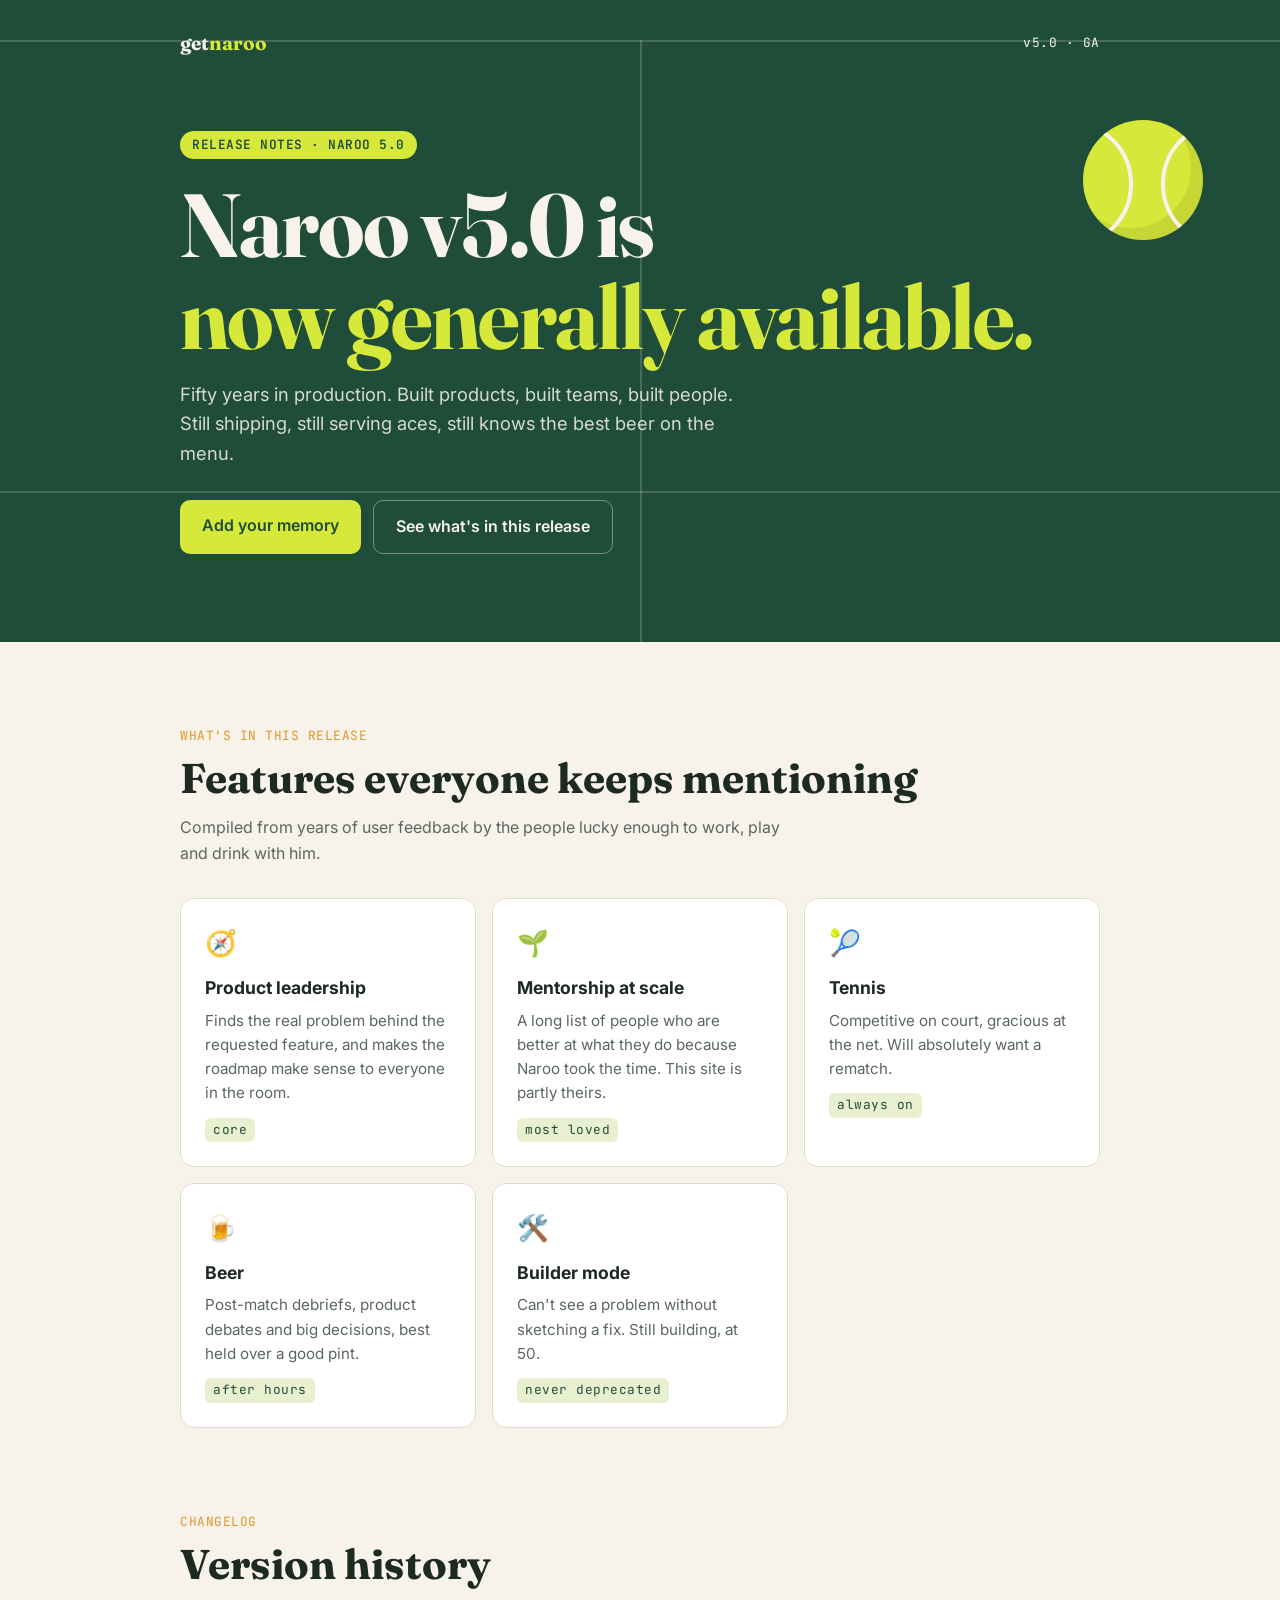
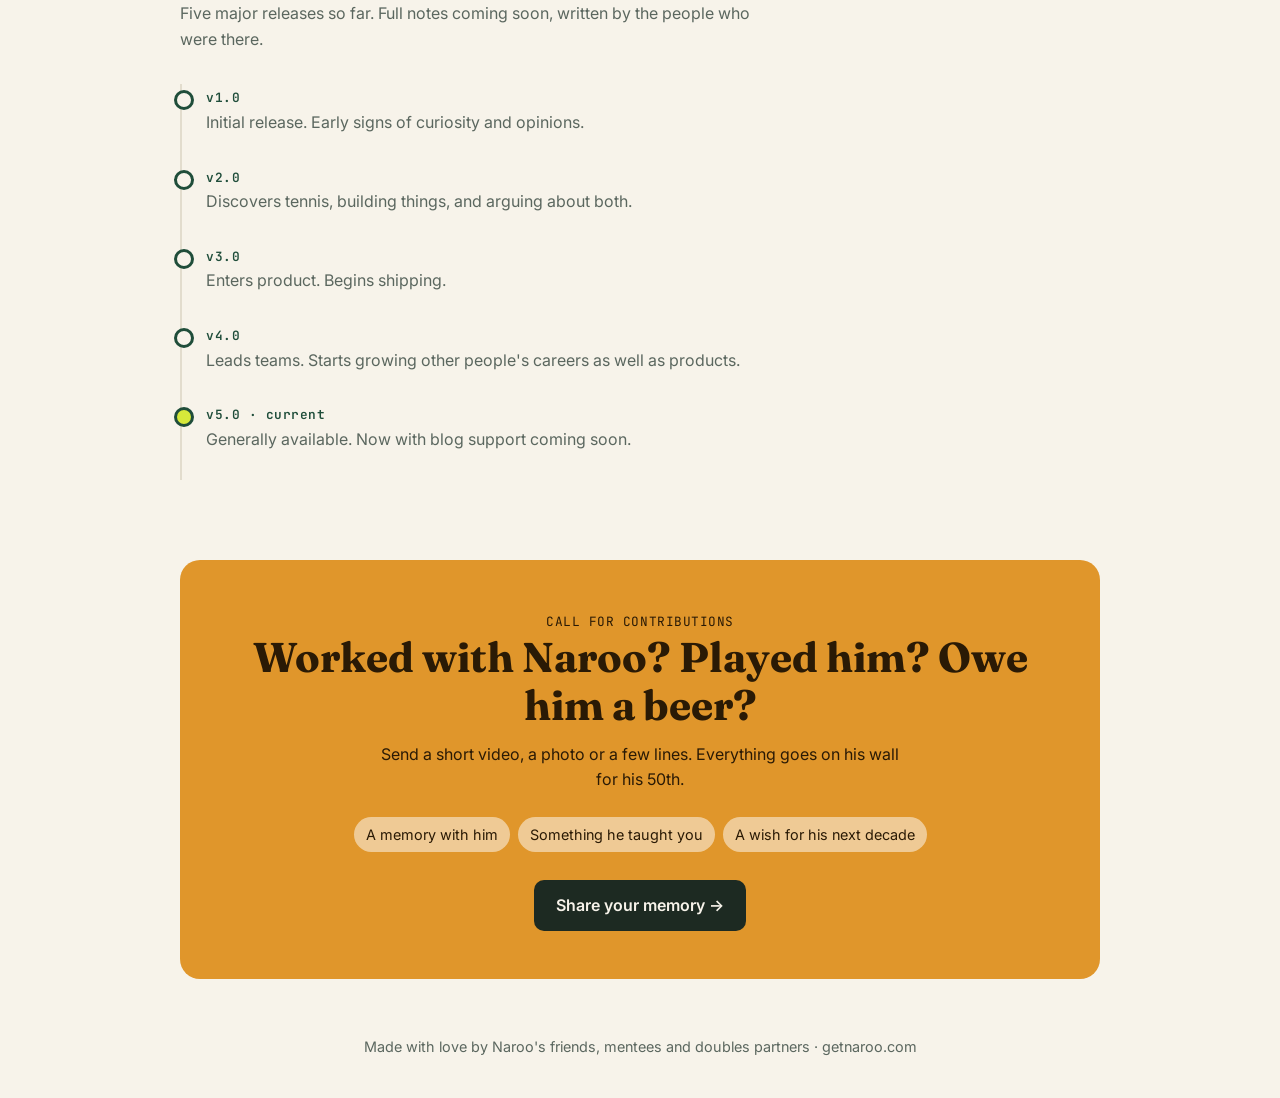
<file: index.html>
<!doctype html>
<html lang="en">
<head>
<meta charset="utf-8">
<meta name="viewport" content="width=device-width, initial-scale=1">
<title>Naroo v5.0</title>
<meta name="description" content="Naroo turns 50. Now generally available.">
<link rel="icon" href="/favicon.svg" type="image/svg+xml">
<link rel="icon" href="/favicon-32.png" type="image/png" sizes="32x32">
<link rel="apple-touch-icon" href="/apple-touch-icon.png">
<link rel="preconnect" href="https://fonts.googleapis.com">
<link rel="preconnect" href="https://fonts.gstatic.com" crossorigin>
<link href="https://fonts.googleapis.com/css2?family=Fraunces:opsz,wght@9..144,500;9..144,700&family=Inter:wght@400;500;600&family=JetBrains+Mono:wght@500&display=swap" rel="stylesheet">
<style>
  :root {
    --bg: #f7f3ea;
    --ink: #1d2a22;
    --muted: #5b675f;
    --court: #1f4d3a;
    --ball: #d6e83a;
    --amber: #e0962b;
    --card: #ffffff;
    --line: #e2dccd;
  }
  * { box-sizing: border-box; margin: 0; padding: 0; }
  body {
    background: var(--bg);
    color: var(--ink);
    font-family: Inter, system-ui, sans-serif;
    line-height: 1.6;
    -webkit-font-smoothing: antialiased;
  }
  a { color: inherit; }
  .wrap { max-width: 960px; margin: 0 auto; padding: 0 20px; }
  .mono { font-family: "JetBrains Mono", monospace; font-size: 0.8rem; letter-spacing: 0.04em; }

  /* Hero */
  header {
    background: var(--court);
    color: #f7f3ea;
    padding: 28px 0 88px;
    position: relative;
    overflow: hidden;
  }
  header::before, header::after {
    content: ""; position: absolute; border: 2px solid rgba(247,243,234,0.18);
  }
  header::before { inset: 40px -40px auto -40px; height: 70%; }
  header::after { left: 50%; top: 40px; bottom: 0; border-width: 0 0 0 2px; }
  nav { display: flex; justify-content: space-between; align-items: center; position: relative; z-index: 1; }
  .logo { font-family: Fraunces, serif; font-weight: 700; font-size: 1.2rem; text-decoration: none; }
  .logo span { color: var(--ball); }
  .hero { position: relative; z-index: 1; margin-top: 72px; }
  .badge {
    display: inline-block; background: var(--ball); color: var(--court);
    padding: 4px 12px; border-radius: 999px; font-weight: 600;
  }
  h1 {
    font-family: Fraunces, serif; font-weight: 700;
    font-size: clamp(2.8rem, 9vw, 5.6rem); line-height: 1.02;
    margin: 20px 0 18px; letter-spacing: -0.02em;
  }
  h1 em { font-style: normal; color: var(--ball); }
  .lede { font-size: 1.15rem; max-width: 560px; color: rgba(247,243,234,0.85); }
  .cta { display: flex; gap: 12px; flex-wrap: wrap; margin-top: 32px; }
  .btn {
    display: inline-block; padding: 13px 22px; border-radius: 10px;
    font-weight: 600; text-decoration: none; transition: transform .15s;
  }
  .btn:hover { transform: translateY(-2px); }
  .btn-primary { background: var(--ball); color: var(--court); }
  .btn-ghost { border: 1.5px solid rgba(247,243,234,0.4); color: #f7f3ea; }
  .ball {
    position: absolute; right: 6%; top: 120px; width: 120px; height: 120px;
    border-radius: 50%; background: var(--ball); z-index: 1;
    box-shadow: inset -12px -12px 0 rgba(0,0,0,0.08);
  }
  .ball::before, .ball::after {
    content: ""; position: absolute; width: 120px; height: 120px; border-radius: 50%;
    border: 4px solid #f7f3ea; top: 0;
  }
  .ball::before { left: -78px; }
  .ball::after { left: 78px; }
  .ball { overflow: hidden; }

  /* Sections */
  section { padding: 80px 0 0; }
  .eyebrow { color: var(--amber); }
  h2 {
    font-family: Fraunces, serif; font-weight: 700;
    font-size: clamp(1.8rem, 5vw, 2.6rem); line-height: 1.15; margin: 8px 0 12px;
  }
  .sub { color: var(--muted); max-width: 600px; }

  .grid { display: grid; grid-template-columns: repeat(auto-fit, minmax(240px, 1fr)); gap: 16px; margin-top: 32px; }
  .card {
    background: var(--card); border: 1px solid var(--line); border-radius: 14px; padding: 24px;
  }
  .card .icon { font-size: 1.6rem; }
  .card h3 { font-size: 1.1rem; margin: 10px 0 6px; }
  .card p { color: var(--muted); font-size: 0.95rem; }
  .tag { display: inline-block; margin-top: 12px; color: var(--court); background: #e9f0d0; padding: 2px 8px; border-radius: 6px; }

  /* Changelog */
  .log { margin-top: 32px; border-left: 2px solid var(--line); padding-left: 24px; }
  .entry { position: relative; padding-bottom: 28px; }
  .entry::before {
    content: ""; position: absolute; left: -32px; top: 6px; width: 14px; height: 14px;
    border-radius: 50%; background: var(--bg); border: 3px solid var(--court);
  }
  .entry.now::before { background: var(--ball); }
  .entry .ver { color: var(--court); font-weight: 600; }
  .entry p { color: var(--muted); }

  /* Contribute */
  .contribute {
    margin-top: 80px; background: var(--amber); color: #2a1a05;
    border-radius: 20px; padding: 48px 32px; text-align: center;
  }
  .contribute h2 { margin-top: 0; }
  .contribute p { max-width: 520px; margin: 0 auto 24px; }
  .prompts { display: flex; flex-wrap: wrap; justify-content: center; gap: 8px; margin-bottom: 28px; }
  .prompts span { background: rgba(255,255,255,0.5); padding: 6px 12px; border-radius: 999px; font-size: 0.9rem; }
  .btn-dark { background: var(--ink); color: #f7f3ea; }

  footer { padding: 56px 0 40px; color: var(--muted); text-align: center; font-size: 0.9rem; }

  @media (max-width: 640px) {
    .ball { width: 72px; height: 72px; top: 96px; right: 20px; }
    .ball::before, .ball::after { width: 72px; height: 72px; border-width: 3px; }
    .ball::before { left: -47px; } .ball::after { left: 47px; }
    header { padding-bottom: 64px; }
    .hero { margin-top: 96px; }
    .contribute { padding: 36px 20px; }
  }
</style>
</head>
<body>

<header>
  <div class="wrap">
    <nav>
      <a class="logo" href="/">get<span>naroo</span></a>
      <span class="mono">v5.0 · GA</span>
    </nav>
    <div class="ball" aria-hidden="true"></div>
    <div class="hero">
      <span class="badge mono">RELEASE NOTES · NAROO 5.0</span>
      <h1>Naroo v5.0 is<br><em>now generally available.</em></h1>
      <p class="lede">Fifty years in production. Built products, built teams, built people. Still shipping, still serving aces, still knows the best beer on the menu.</p>
      <div class="cta">
        <a class="btn btn-primary" href="/share">Add your memory</a>
        <a class="btn btn-ghost" href="#features">See what's in this release</a>
      </div>
    </div>
  </div>
</header>

<main class="wrap">

  <section id="features">
    <span class="eyebrow mono">WHAT'S IN THIS RELEASE</span>
    <h2>Features everyone keeps mentioning</h2>
    <p class="sub">Compiled from years of user feedback by the people lucky enough to work, play and drink with him.</p>
    <div class="grid">
      <div class="card">
        <div class="icon">🧭</div>
        <h3>Product leadership</h3>
        <p>Finds the real problem behind the requested feature, and makes the roadmap make sense to everyone in the room.</p>
        <span class="tag mono">core</span>
      </div>
      <div class="card">
        <div class="icon">🌱</div>
        <h3>Mentorship at scale</h3>
        <p>A long list of people who are better at what they do because Naroo took the time. This site is partly theirs.</p>
        <span class="tag mono">most loved</span>
      </div>
      <div class="card">
        <div class="icon">🎾</div>
        <h3>Tennis</h3>
        <p>Competitive on court, gracious at the net. Will absolutely want a rematch.</p>
        <span class="tag mono">always on</span>
      </div>
      <div class="card">
        <div class="icon">🍺</div>
        <h3>Beer</h3>
        <p>Post-match debriefs, product debates and big decisions, best held over a good pint.</p>
        <span class="tag mono">after hours</span>
      </div>
      <div class="card">
        <div class="icon">🛠️</div>
        <h3>Builder mode</h3>
        <p>Can't see a problem without sketching a fix. Still building, at 50.</p>
        <span class="tag mono">never deprecated</span>
      </div>
    </div>
  </section>

  <section id="changelog">
    <span class="eyebrow mono">CHANGELOG</span>
    <h2>Version history</h2>
    <p class="sub">Five major releases so far. Full notes coming soon, written by the people who were there.</p>
    <div class="log">
      <div class="entry"><span class="ver mono">v1.0</span><p>Initial release. Early signs of curiosity and opinions.</p></div>
      <div class="entry"><span class="ver mono">v2.0</span><p>Discovers tennis, building things, and arguing about both.</p></div>
      <div class="entry"><span class="ver mono">v3.0</span><p>Enters product. Begins shipping.</p></div>
      <div class="entry"><span class="ver mono">v4.0</span><p>Leads teams. Starts growing other people's careers as well as products.</p></div>
      <div class="entry now"><span class="ver mono">v5.0 · current</span><p>Generally available. Now with blog support coming soon.</p></div>
    </div>
  </section>

  <div class="contribute" id="contribute">
    <span class="mono">CALL FOR CONTRIBUTIONS</span>
    <h2>Worked with Naroo? Played him? Owe him a beer?</h2>
    <p>Send a short video, a photo or a few lines. Everything goes on his wall for his 50th.</p>
    <div class="prompts">
      <span>A memory with him</span>
      <span>Something he taught you</span>
      <span>A wish for his next decade</span>
    </div>
    <a class="btn btn-dark" href="/share">Share your memory →</a>
  </div>

</main>

<footer>
  <div class="wrap">Made with love by Naroo's friends, mentees and doubles partners · getnaroo.com</div>
</footer>

</body>
</html>
</file>
